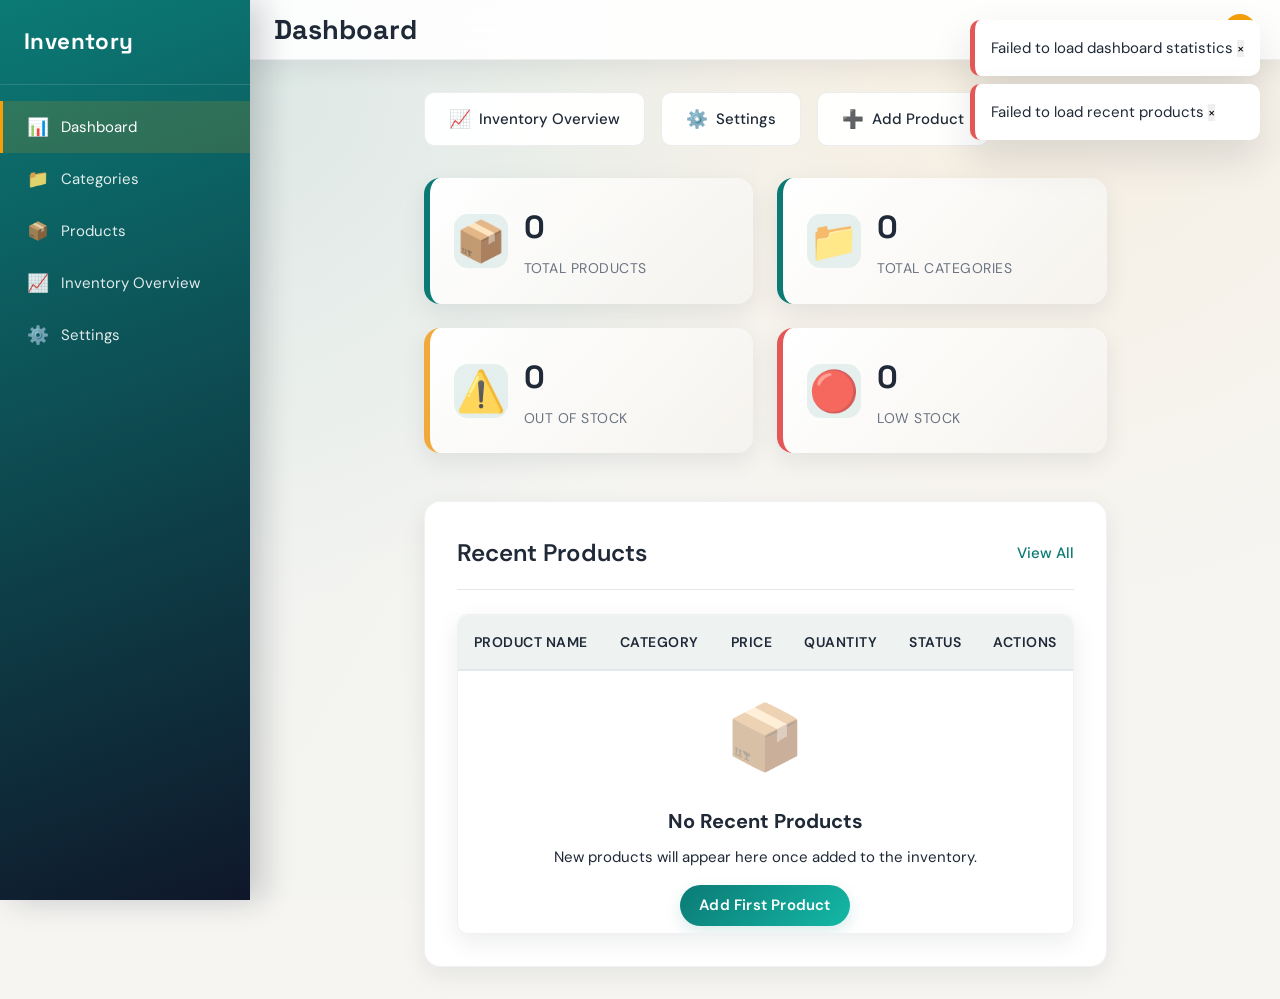
<file: ui/index.html>
﻿<!DOCTYPE html>
<html lang="en">

<head>
    <meta charset="UTF-8">
    <meta name="viewport" content="width=device-width, initial-scale=1.0">
    <title>Inventory Management Dashboard</title>
    <link rel="stylesheet" href="css/main.css">
    <link rel="stylesheet" href="css/layout.css">
    <link rel="stylesheet" href="css/dashboard.css">
    <link rel="stylesheet" href="css/table.css">
</head>

<body>
    <div class="layout">
        <!-- Sidebar -->
        <aside class="sidebar">
            <div class="sidebar-header">
                <h2>Inventory</h2>
            </div>
            <nav class="sidebar-nav">
                <a href="index.html" class="nav-link active">
                    <span class="icon">📊</span> Dashboard
                </a>
                <a href="categories.html" class="nav-link">
                    <span class="icon">📁</span> Categories
                </a>
                <a href="products.html" class="nav-link">
                    <span class="icon">📦</span> Products
                </a>
                <a href="inventory-overview.html" class="nav-link">
                    <span class="icon">📈</span> Inventory Overview
                </a>
                <a href="settings.html" class="nav-link">
                    <span class="icon">⚙️</span> Settings
                </a>
            </nav>
        </aside>

        <!-- Main Content -->
        <main class="main-content">
            <!-- Top Navigation -->
            <header class="top-nav">
                <div class="nav-left">
                    <button class="menu-toggle" id="menuToggle">☰</button>
                    <h1>Dashboard</h1>
                </div>
                <div class="nav-right">
                    <div class="user-info">
                        <span>Admin</span>
                        <span class="avatar">👤</span>
                    </div>
                </div>
            </header>

            <!-- Dashboard Content -->
            <div class="dashboard-content">
                <!-- Quick Actions -->
                <div class="quick-actions">
                    <a class="quick-action-btn" href="inventory-overview.html">
                        <span class="icon">📈</span> Inventory Overview
                    </a>
                    <a class="quick-action-btn" href="settings.html">
                        <span class="icon">⚙️</span> Settings
                    </a>
                    <a class="quick-action-btn" href="add-product.html">
                        <span class="icon">➕</span> Add Product
                    </a>
                </div>

                <!-- KPI Cards -->
                <div class="kpi-grid">
                    <div class="kpi-card">
                        <div class="kpi-icon">📦</div>
                        <div class="kpi-data">
                            <h3 id="totalProducts">0</h3>
                            <p>Total Products</p>
                        </div>
                    </div>
                    <div class="kpi-card">
                        <div class="kpi-icon">📁</div>
                        <div class="kpi-data">
                            <h3 id="totalCategories">0</h3>
                            <p>Total Categories</p>
                        </div>
                    </div>
                    <div class="kpi-card warning">
                        <div class="kpi-icon">⚠️</div>
                        <div class="kpi-data">
                            <h3 id="outOfStock">0</h3>
                            <p>Out of Stock</p>
                        </div>
                    </div>
                    <div class="kpi-card alert">
                        <div class="kpi-icon">🔴</div>
                        <div class="kpi-data">
                            <h3 id="lowStock">0</h3>
                            <p>Low Stock</p>
                        </div>
                    </div>
                </div>

                <!-- Recent Products Table -->
                <div class="recent-products">
                    <div class="section-header">
                        <h2>Recent Products</h2>
                        <a href="products.html" class="view-all">View All</a>
                    </div>
                    <div class="table-container">
                        <table class="data-table" id="recentProductsTable">
                            <thead>
                                <tr>
                                    <th>Product Name</th>
                                    <th>Category</th>
                                    <th>Price</th>
                                    <th>Quantity</th>
                                    <th>Status</th>
                                    <th>Actions</th>
                                </tr>
                            </thead>
                            <tbody id="recentProductsBody">
                                <!-- Data will be populated by JavaScript -->
                            </tbody>
                        </table>
                    </div>
                </div>
            </div>
        </main>
    </div>

    <!-- Toast Notifications -->
    <div id="toastContainer" class="toast-container"></div>

    <script src="js/api.js"></script>
    <script src="js/util.js"></script>
    <script src="js/dashboard.js"></script>
</body>

</html>
</file>
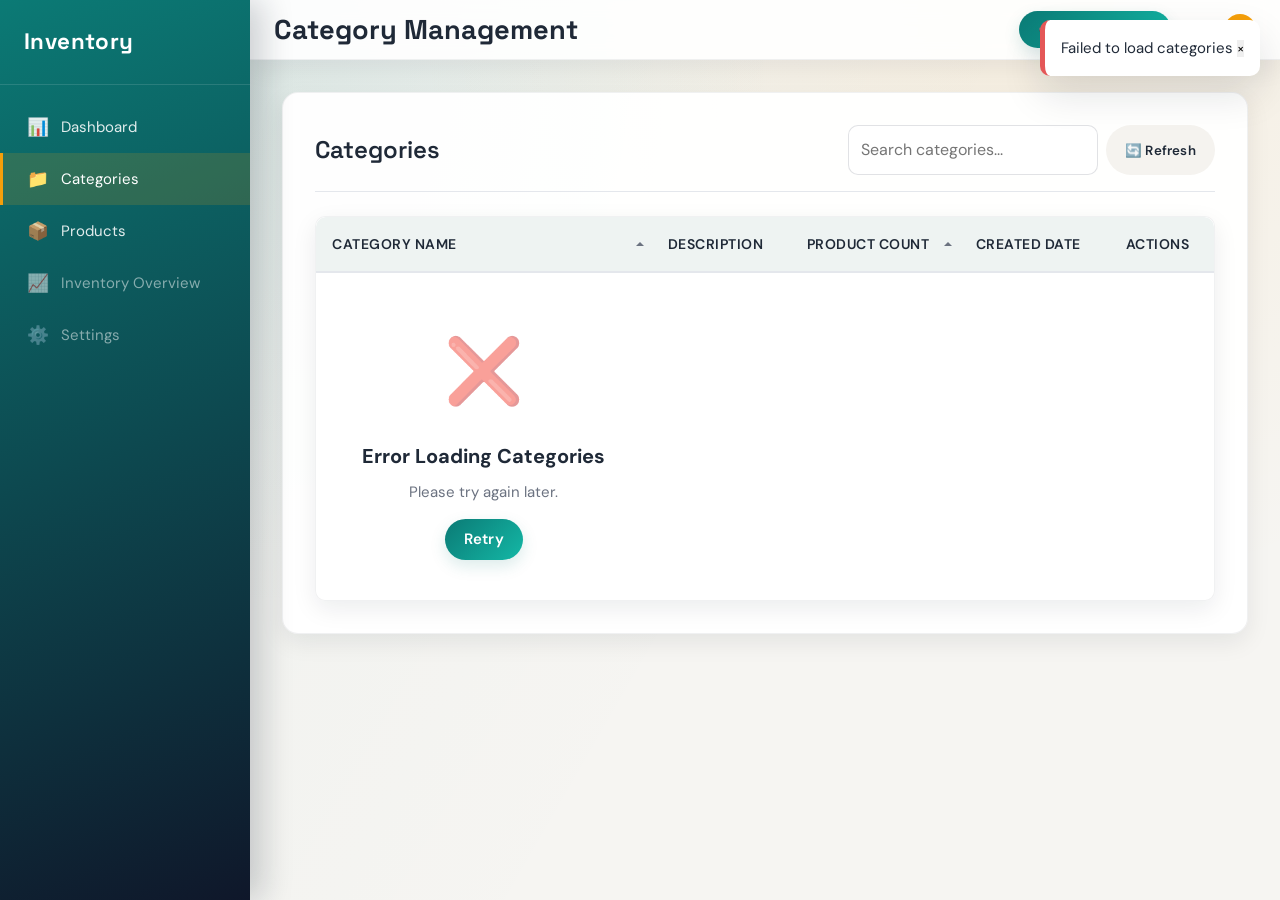
<file: ui/categories.html>
﻿<!DOCTYPE html>
<html lang="en">

<head>
    <meta charset="UTF-8">
    <meta name="viewport" content="width=device-width, initial-scale=1.0">
    <title>Category Management - Inventory System</title>
    <link rel="stylesheet" href="css/main.css">
    <link rel="stylesheet" href="css/layout.css">
    <link rel="stylesheet" href="css/table.css">
    <link rel="stylesheet" href="css/form.css">
</head>

<body>
    <div class="layout">
        <!-- Sidebar -->
        <aside class="sidebar">
            <div class="sidebar-header">
                <h2>Inventory</h2>
            </div>
            <nav class="sidebar-nav">
                <a href="index.html" class="nav-link">
                    <span class="icon">📊</span> Dashboard
                </a>
                <a href="categories.html" class="nav-link active">
                    <span class="icon">📁</span> Categories
                </a>
                <a href="products.html" class="nav-link">
                    <span class="icon">📦</span> Products
                </a>
                <a href="#" class="nav-link disabled">
                    <span class="icon">📈</span> Inventory Overview
                </a>
                <a href="#" class="nav-link disabled">
                    <span class="icon">⚙️</span> Settings
                </a>
            </nav>
        </aside>

        <!-- Main Content -->
        <main class="main-content">
            <!-- Top Navigation -->
            <header class="top-nav">
                <div class="nav-left">
                    <button class="menu-toggle" id="menuToggle">☰</button>
                    <h1>Category Management</h1>
                </div>
                <div class="nav-right">
                    <button class="btn btn-primary" id="addCategoryBtn">
                        <span class="icon">➕</span> Add Category
                    </button>
                    <div class="user-info">
                        <span>Admin</span>
                        <span class="avatar">👤</span>
                    </div>
                </div>
            </header>

            <!-- Content -->
            <div class="content">
                <div class="section">
                    <div class="section-header">
                        <h2 class="section-title">Categories</h2>
                        <div class="section-actions">
                            <input type="text" id="searchInput" placeholder="Search categories..." class="form-control"
                                style="width: 250px;">
                            <button class="btn btn-secondary" id="refreshBtn">
                                <span class="icon">🔄</span> Refresh
                            </button>
                        </div>
                    </div>

                    <div class="table-container">
                        <table class="data-table" id="categoriesTable">
                            <thead>
                                <tr>
                                    <th class="sortable" data-sort="name">Category Name</th>
                                    <th>Description</th>
                                    <th class="sortable" data-sort="productCount">Product Count</th>
                                    <th>Created Date</th>
                                    <th>Actions</th>
                                </tr>
                            </thead>
                            <tbody id="categoriesTableBody">
                                <!-- Categories will be loaded here -->
                            </tbody>
                        </table>
                    </div>

                    <!-- Pagination -->
                    <div class="table-pagination" id="paginationContainer" style="display: none;">
                        <div class="pagination-info" id="paginationInfo"></div>
                        <div class="pagination-controls">
                            <button class="pagination-btn" id="prevPageBtn" disabled>Previous</button>
                            <span id="pageNumbers"></span>
                            <button class="pagination-btn" id="nextPageBtn" disabled>Next</button>
                        </div>
                    </div>
                </div>
            </div>
        </main>
    </div>

    <!-- Add Category Modal -->
    <div id="addCategoryModal" class="modal">
        <div class="modal-content">
            <div class="modal-header">
                <h3 class="modal-title">Add New Category</h3>
                <button class="modal-close" id="closeAddModal">&times;</button>
            </div>
            <form id="addCategoryForm">
                <div class="modal-body">
                    <div class="form-group">
                        <label for="categoryName" class="form-label">Category Name *</label>
                        <input type="text" id="categoryName" name="name" class="form-control" required>
                        <div class="error-message" id="nameError"></div>
                    </div>
                    <div class="form-group">
                        <label for="categoryDescription" class="form-label">Description</label>
                        <textarea id="categoryDescription" name="description" class="form-control" rows="3"></textarea>
                    </div>
                </div>
                <div class="modal-footer">
                    <button type="button" class="btn btn-secondary" id="cancelAddBtn">Cancel</button>
                    <button type="submit" class="btn btn-primary" id="submitAddBtn">Add Category</button>
                </div>
            </form>
        </div>
    </div>

    <!-- Edit Category Modal -->
    <div id="editCategoryModal" class="modal">
        <div class="modal-content">
            <div class="modal-header">
                <h3 class="modal-title">Edit Category</h3>
                <button class="modal-close" id="closeEditModal">&times;</button>
            </div>
            <form id="editCategoryForm">
                <input type="hidden" id="editCategoryId" name="id">
                <div class="modal-body">
                    <div class="form-group">
                        <label for="editCategoryName" class="form-label">Category Name *</label>
                        <input type="text" id="editCategoryName" name="name" class="form-control" required>
                        <div class="error-message" id="editNameError"></div>
                    </div>
                    <div class="form-group">
                        <label for="editCategoryDescription" class="form-label">Description</label>
                        <textarea id="editCategoryDescription" name="description" class="form-control"
                            rows="3"></textarea>
                    </div>
                </div>
                <div class="modal-footer">
                    <button type="button" class="btn btn-secondary" id="cancelEditBtn">Cancel</button>
                    <button type="submit" class="btn btn-primary" id="submitEditBtn">Update Category</button>
                </div>
            </form>
        </div>
    </div>

    <!-- Toast Notifications -->
    <div id="toastContainer" class="toast-container"></div>

    <script src="js/api.js"></script>
    <script src="js/util.js"></script>
    <script src="js/categories.js"></script>
</body>

</html>
</file>
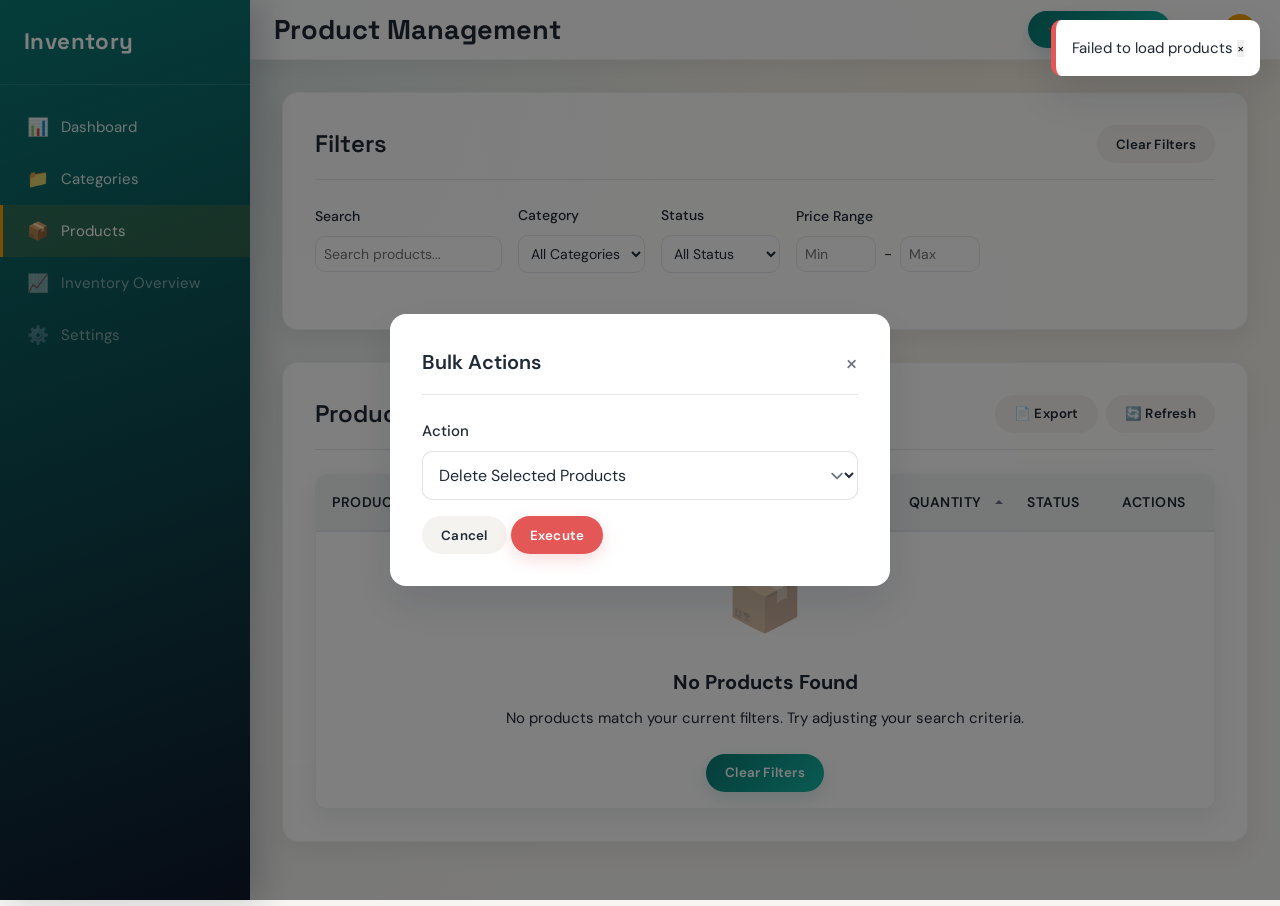
<file: ui/edit-product.html>
﻿<!DOCTYPE html>
<html lang="en">

<head>
    <meta charset="UTF-8">
    <meta name="viewport" content="width=device-width, initial-scale=1.0">
    <title>Edit Product - Inventory System</title>
    <link rel="stylesheet" href="css/main.css">
    <link rel="stylesheet" href="css/layout.css">
    <link rel="stylesheet" href="css/form.css">
</head>

<body>
    <div class="layout">
        <!-- Sidebar -->
        <aside class="sidebar">
            <div class="sidebar-header">
                <h2>Inventory</h2>
            </div>
            <nav class="sidebar-nav">
                <a href="index.html" class="nav-link">
                    <span class="icon">📊</span> Dashboard
                </a>
                <a href="categories.html" class="nav-link">
                    <span class="icon">📁</span> Categories
                </a>
                <a href="products.html" class="nav-link active">
                    <span class="icon">📦</span> Products
                </a>
                <a href="#" class="nav-link disabled">
                    <span class="icon">📈</span> Inventory Overview
                </a>
                <a href="#" class="nav-link disabled">
                    <span class="icon">⚙️</span> Settings
                </a>
            </nav>
        </aside>

        <!-- Main Content -->
        <main class="main-content">
            <!-- Top Navigation -->
            <header class="top-nav">
                <div class="nav-left">
                    <button class="menu-toggle" id="menuToggle">☰</button>
                    <h1>Edit Product</h1>
                </div>
                <div class="nav-right">
                    <button class="btn btn-secondary" onclick="window.location.href='products.html'">
                        <span class="icon">⬅️</span> Back to Products
                    </button>
                    <div class="user-info">
                        <span>Admin</span>
                        <span class="avatar">👤</span>
                    </div>
                </div>
            </header>

            <!-- Content -->
            <div class="content">
                <div class="form-container">
                    <form id="editProductForm" enctype="multipart/form-data">
                        <!-- Basic Information -->
                        <div class="form-section">
                            <h2 class="form-section-title">Basic Information</h2>

                            <div class="form-row">
                                <div class="form-group">
                                    <label for="productName" class="form-label required">Product Name</label>
                                    <input type="text" id="productName" name="name" class="form-control" required>
                                    <div class="error-message" id="nameError"></div>
                                </div>
                                <div class="form-group">
                                    <label for="productCategory" class="form-label required">Category</label>
                                    <select id="productCategory" name="categoryId" class="form-control select" required>
                                        <option value="">Select Category</option>
                                        <!-- Categories will be loaded dynamically -->
                                    </select>
                                    <div class="error-message" id="categoryError"></div>
                                </div>
                            </div>

                            <div class="form-group">
                                <label for="productDescription" class="form-label">Description</label>
                                <textarea id="productDescription" name="description" class="form-control textarea"
                                    rows="4"></textarea>
                            </div>
                        </div>

                        <!-- Pricing Information -->
                        <div class="form-section">
                            <h2 class="form-section-title">Pricing Information</h2>

                            <div class="form-row">
                                <div class="form-group">
                                    <label for="productPrice" class="form-label required">Price (₹)</label>
                                    <input type="number" id="productPrice" name="price" class="form-control" min="0"
                                        step="0.01" required>
                                    <div class="error-message" id="priceError"></div>
                                </div>
                                <div class="form-group">
                                    <label for="productDiscount" class="form-label">Discount (%)</label>
                                    <input type="number" id="productDiscount" name="discount" class="form-control"
                                        min="0" max="100" step="0.1" value="0">
                                    <div class="error-message" id="discountError"></div>
                                </div>
                            </div>

                            <div class="form-group">
                                <label class="form-label">Final Price</label>
                                <div class="price-display">
                                    <span class="price final" id="finalPrice">₹0.00</span>
                                    <small class="field-hint">Calculated automatically based on price and
                                        discount</small>
                                </div>
                            </div>
                        </div>

                        <!-- Inventory Information -->
                        <div class="form-section">
                            <h2 class="form-section-title">Inventory Information</h2>

                            <div class="form-row">
                                <div class="form-group">
                                    <label for="productQuantity" class="form-label required">Quantity</label>
                                    <input type="number" id="productQuantity" name="quantity" class="form-control"
                                        min="0" required>
                                    <div class="error-message" id="quantityError"></div>
                                </div>
                                <div class="form-group">
                                    <label for="productStatus" class="form-label">Status</label>
                                    <select id="productStatus" name="status" class="form-control select">
                                        <option value="ACTIVE">Active</option>
                                        <option value="OUT_OF_STOCK">Out of Stock</option>
                                        <option value="DISCONTINUED">Discontinued</option>
                                    </select>
                                </div>
                            </div>

                            <div class="form-group">
                                <div class="status-indicator-preview">
                                    <label class="form-label">Stock Status Preview</label>
                                    <div id="stockStatusPreview" class="status-indicator in-stock">0</div>
                                    <small class="field-hint">Status updates automatically based on quantity</small>
                                </div>
                            </div>
                        </div>

                        <!-- Media -->
                        <div class="form-section">
                            <h2 class="form-section-title">Product Image</h2>

                            <div class="form-group">
                                <label for="productImage" class="form-label">Upload New Image (Optional)</label>
                                <input type="file" id="productImage" name="image" class="form-file-input"
                                    accept="image/*">
                                <label for="productImage" class="form-file-label">
                                    <span class="icon">📁</span> Choose New Image
                                </label>
                                <div class="form-file-preview" id="imagePreview" style="display: none;">
                                    <img id="previewImg" src="" alt="Preview">
                                </div>
                                <small class="field-hint">Leave empty to keep current image. Supported formats: JPG,
                                    PNG, GIF. Max size: 5MB</small>
                            </div>
                        </div>

                        <!-- Form Actions -->
                        <div class="form-actions">
                            <button type="button" class="btn btn-secondary"
                                onclick="window.location.href='products.html'">Cancel</button>
                            <button type="submit" class="btn btn-primary" id="submitBtn">Update Product</button>
                        </div>
                    </form>
                </div>
            </div>
        </main>
    </div>

    <!-- Toast Notifications -->
    <div id="toastContainer" class="toast-container"></div>

    <script src="js/api.js"></script>
    <script src="js/util.js"></script>
    <script src="js/product-form.js"></script>
</body>

</html>
</file>
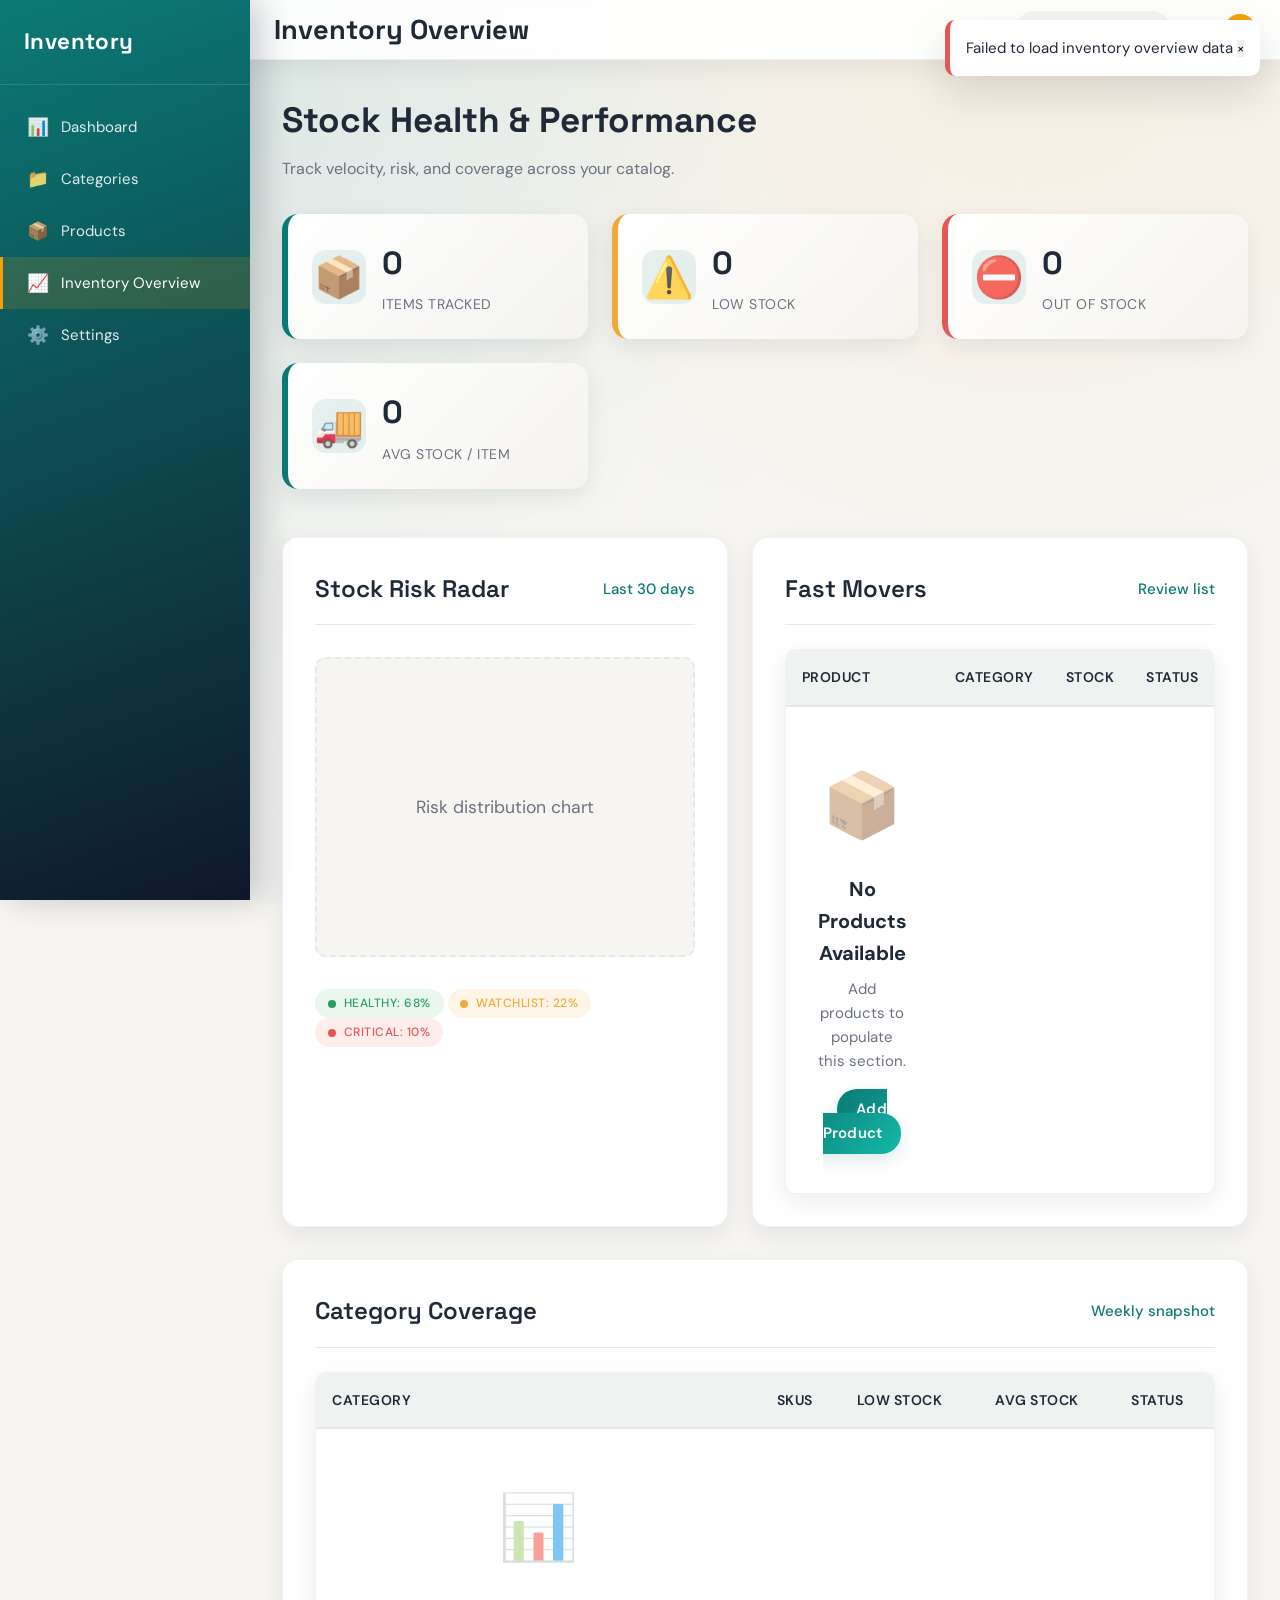
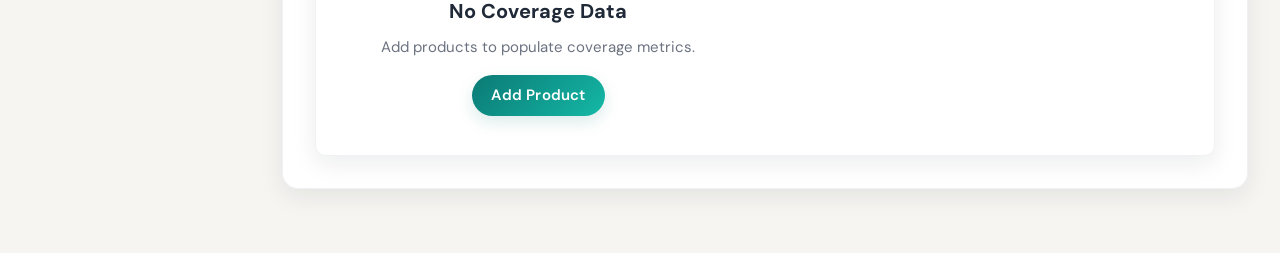
<file: ui/inventory-overview.html>
<!DOCTYPE html>
<html lang="en">

<head>
    <meta charset="UTF-8">
    <meta name="viewport" content="width=device-width, initial-scale=1.0">
    <title>Inventory Overview</title>
    <link rel="stylesheet" href="css/main.css">
    <link rel="stylesheet" href="css/layout.css">
    <link rel="stylesheet" href="css/dashboard.css">
    <link rel="stylesheet" href="css/table.css">
</head>

<body>
    <div class="layout">
        <!-- Sidebar -->
        <aside class="sidebar">
            <div class="sidebar-header">
                <h2>Inventory</h2>
            </div>
            <nav class="sidebar-nav">
                <a href="index.html" class="nav-link">
                    <span class="icon">📊</span> Dashboard
                </a>
                <a href="categories.html" class="nav-link">
                    <span class="icon">📁</span> Categories
                </a>
                <a href="products.html" class="nav-link">
                    <span class="icon">📦</span> Products
                </a>
                <a href="inventory-overview.html" class="nav-link active">
                    <span class="icon">📈</span> Inventory Overview
                </a>
                <a href="settings.html" class="nav-link">
                    <span class="icon">⚙️</span> Settings
                </a>
            </nav>
        </aside>

        <!-- Main Content -->
        <main class="main-content">
            <!-- Top Navigation -->
            <header class="top-nav">
                <div class="nav-left">
                    <button class="menu-toggle" id="menuToggle">☰</button>
                    <h1>Inventory Overview</h1>
                </div>
                <div class="nav-right">
                    <button class="btn btn-secondary" onclick="window.location.href='products.html'">
                        <span class="icon">📦</span> View Products
                    </button>
                    <div class="user-info">
                        <span>Admin</span>
                        <span class="avatar">👤</span>
                    </div>
                </div>
            </header>

            <div class="content">
                <div class="page-header">
                    <h2 class="page-title">Stock Health & Performance</h2>
                    <p class="page-subtitle">Track velocity, risk, and coverage across your catalog.</p>
                </div>

                <div class="kpi-grid">
                    <div class="kpi-card">
                        <div class="kpi-icon">📦</div>
                        <div class="kpi-data">
                            <h3 id="invItemsTracked">0</h3>
                            <p>Items Tracked</p>
                        </div>
                    </div>
                    <div class="kpi-card warning">
                        <div class="kpi-icon">⚠️</div>
                        <div class="kpi-data">
                            <h3 id="invLowStock">0</h3>
                            <p>Low Stock</p>
                        </div>
                    </div>
                    <div class="kpi-card alert">
                        <div class="kpi-icon">⛔</div>
                        <div class="kpi-data">
                            <h3 id="invOutOfStock">0</h3>
                            <p>Out of Stock</p>
                        </div>
                    </div>
                    <div class="kpi-card">
                        <div class="kpi-icon">🚚</div>
                        <div class="kpi-data">
                            <h3 id="invAvgStock">0</h3>
                            <p>Avg Stock / Item</p>
                        </div>
                    </div>
                </div>

                <div class="grid grid-2">
                    <section class="section">
                        <div class="section-header">
                            <h3 class="section-title">Stock Risk Radar</h3>
                            <span class="view-all">Last 30 days</span>
                        </div>
                        <div class="chart-container">
                            <span class="placeholder-text">Risk distribution chart</span>
                        </div>
                        <div class="status-indicator in-stock">Healthy: 68%</div>
                        <div class="status-indicator low-stock">Watchlist: 22%</div>
                        <div class="status-indicator out-of-stock">Critical: 10%</div>
                    </section>

                    <section class="section">
                        <div class="section-header">
                            <h3 class="section-title">Fast Movers</h3>
                            <a class="view-all" href="products.html">Review list</a>
                        </div>
                        <div class="table-container">
                            <table class="data-table">
                                <thead>
                                    <tr>
                                        <th>Product</th>
                                        <th>Category</th>
                                        <th>Stock</th>
                                        <th>Status</th>
                                    </tr>
                                </thead>
                                <tbody id="fastMoversBody"></tbody>
                            </table>
                        </div>
                    </section>
                </div>

                <section class="section">
                    <div class="section-header">
                        <h3 class="section-title">Category Coverage</h3>
                        <span class="view-all">Weekly snapshot</span>
                    </div>
                    <div class="table-container">
                        <table class="data-table">
                            <thead>
                                <tr>
                                    <th>Category</th>
                                    <th>SKUs</th>
                                    <th>Low Stock</th>
                                    <th>Avg Stock</th>
                                    <th>Status</th>
                                </tr>
                            </thead>
                            <tbody id="categoryCoverageBody"></tbody>
                        </table>
                    </div>
                </section>
            </div>
        </main>
    </div>

    <div id="toastContainer" class="toast-container"></div>

    <script src="js/api.js"></script>
    <script src="js/util.js"></script>
    <script src="js/inventory-overview.js"></script>
    <script>
        const menuToggle = document.getElementById('menuToggle');
        const sidebar = document.querySelector('.sidebar');
        if (menuToggle && sidebar) {
            menuToggle.addEventListener('click', () => sidebar.classList.toggle('show'));
        }
    </script>
</body>

</html>
</file>
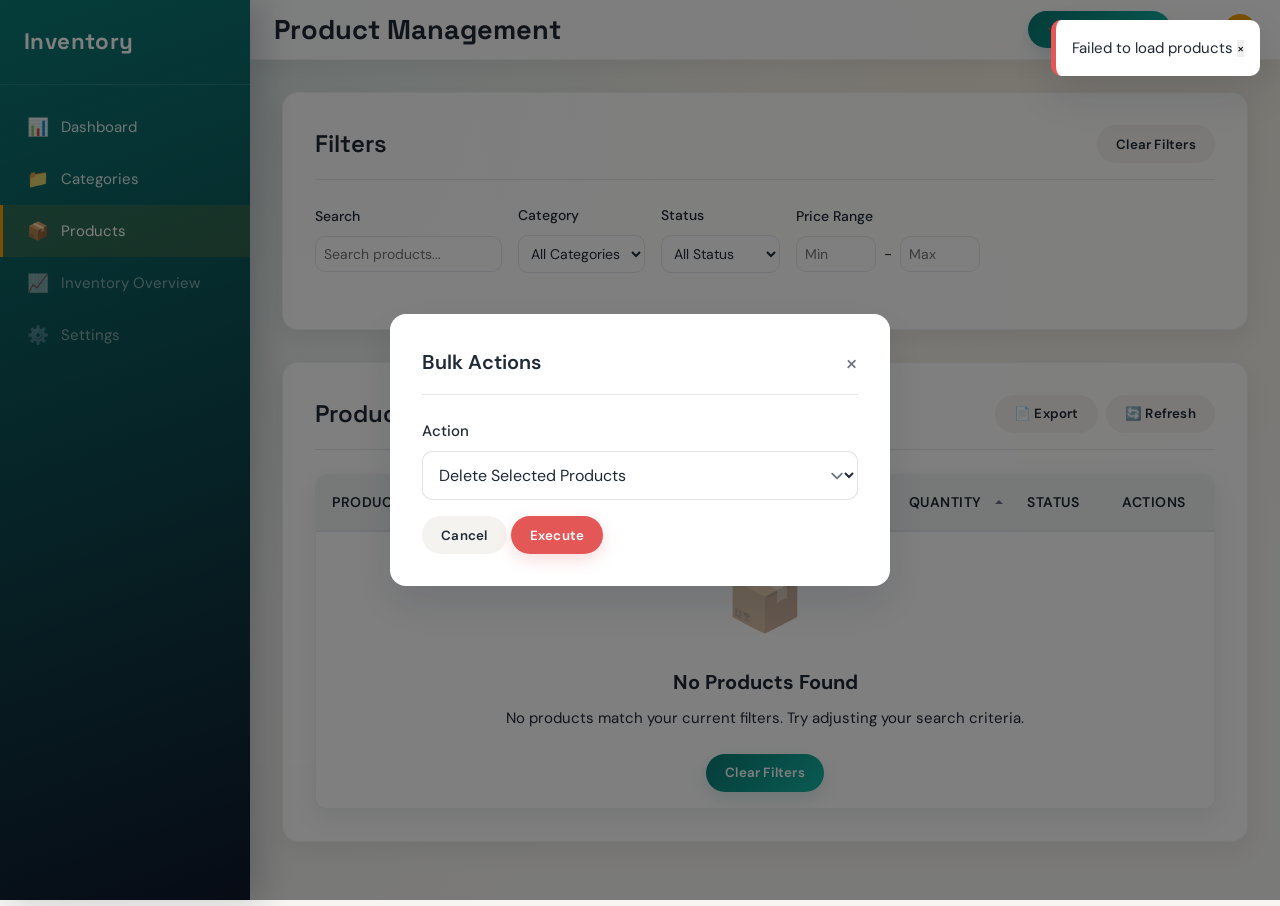
<file: ui/products.html>
﻿<!DOCTYPE html>
<html lang="en">
<head>
    <meta charset="UTF-8">
    <meta name="viewport" content="width=device-width, initial-scale=1.0">
    <title>Product Management - Inventory System</title>
    <link rel="stylesheet" href="css/main.css">
    <link rel="stylesheet" href="css/layout.css">
    <link rel="stylesheet" href="css/table.css">
    <link rel="stylesheet" href="css/form.css">
</head>
<body>
    <div class="layout">
        <!-- Sidebar -->
        <aside class="sidebar">
            <div class="sidebar-header">
                <h2>Inventory</h2>
            </div>
            <nav class="sidebar-nav">
                <a href="index.html" class="nav-link">
                    <span class="icon">📊</span> Dashboard
                </a>
                <a href="categories.html" class="nav-link">
                    <span class="icon">📁</span> Categories
                </a>
                <a href="products.html" class="nav-link active">
                    <span class="icon">📦</span> Products
                </a>
                <a href="#" class="nav-link disabled">
                    <span class="icon">📈</span> Inventory Overview
                </a>
                <a href="#" class="nav-link disabled">
                    <span class="icon">⚙️</span> Settings
                </a>
            </nav>
        </aside>

        <!-- Main Content -->
        <main class="main-content">
            <!-- Top Navigation -->
            <header class="top-nav">
                <div class="nav-left">
                    <button class="menu-toggle" id="menuToggle">☰</button>
                    <h1>Product Management</h1>
                </div>
                <div class="nav-right">
                    <button class="btn btn-primary" id="addProductBtn">
                        <span class="icon">➕</span> Add Product
                    </button>
                    <div class="user-info">
                        <span>Admin</span>
                        <span class="avatar">👤</span>
                    </div>
                </div>
            </header>

            <!-- Content -->
            <div class="content">
                <!-- Filters Section -->
                <div class="section">
                    <div class="section-header">
                        <h2 class="section-title">Filters</h2>
                        <button class="btn btn-secondary" id="clearFiltersBtn">Clear Filters</button>
                    </div>
                    <div class="table-filters">
                        <div class="filter-group">
                            <label class="filter-label">Search</label>
                            <input type="text" id="searchInput" placeholder="Search products..." class="filter-control">
                        </div>
                        <div class="filter-group">
                            <label class="filter-label">Category</label>
                            <select id="categoryFilter" class="filter-control select">
                                <option value="">All Categories</option>
                                <!-- Categories will be loaded dynamically -->
                            </select>
                        </div>
                        <div class="filter-group">
                            <label class="filter-label">Status</label>
                            <select id="statusFilter" class="filter-control select">
                                <option value="">All Status</option>
                                <option value="in_stock">In Stock</option>
                                <option value="low_stock">Low Stock</option>
                                <option value="out_of_stock">Out of Stock</option>
                            </select>
                        </div>
                        <div class="filter-group">
                            <label class="filter-label">Price Range</label>
                            <div style="display: flex; gap: 0.5rem; align-items: center;">
                                <input type="number" id="minPrice" placeholder="Min" class="filter-control" style="width: 80px;">
                                <span>-</span>
                                <input type="number" id="maxPrice" placeholder="Max" class="filter-control" style="width: 80px;">
                            </div>
                        </div>
                    </div>
                </div>

                <!-- Products Table -->
                <div class="section">
                    <div class="section-header">
                        <h2 class="section-title">Products</h2>
                        <div class="section-actions">
                            <button class="btn btn-secondary" id="exportBtn">
                                <span class="icon">📄</span> Export
                            </button>
                            <button class="btn btn-secondary" id="refreshBtn">
                                <span class="icon">🔄</span> Refresh
                            </button>
                        </div>
                    </div>

                    <div class="table-container">
                        <table class="data-table" id="productsTable">
                            <thead>
                                <tr>
                                    <th>Product</th>
                                    <th class="sortable" data-sort="category">Category</th>
                                    <th class="sortable" data-sort="price">Price</th>
                                    <th class="sortable" data-sort="discount">Discount</th>
                                    <th>Final Price</th>
                                    <th class="sortable" data-sort="quantity">Quantity</th>
                                    <th>Status</th>
                                    <th>Actions</th>
                                </tr>
                            </thead>
                            <tbody id="productsTableBody">
                                <!-- Products will be loaded here -->
                            </tbody>
                        </table>
                    </div>

                    <!-- Pagination -->
                    <div class="table-pagination" id="paginationContainer" style="display: none;">
                        <div class="pagination-info" id="paginationInfo"></div>
                        <div class="pagination-controls">
                            <button class="pagination-btn" id="prevPageBtn" disabled>Previous</button>
                            <span id="pageNumbers"></span>
                            <button class="pagination-btn" id="nextPageBtn" disabled>Next</button>
                        </div>
                    </div>
                </div>
            </div>
        </main>
    </div>

    <!-- Bulk Actions Modal -->
    <div id="bulkActionsModal" class="modal">
        <div class="modal-content">
            <div class="modal-header">
                <h3 class="modal-title">Bulk Actions</h3>
                <button class="modal-close" id="closeBulkModal">&times;</button>
            </div>
            <div class="modal-body">
                <p id="bulkActionMessage"></p>
                <div class="form-group">
                    <label class="form-label">Action</label>
                    <select id="bulkActionType" class="form-control select">
                        <option value="delete">Delete Selected Products</option>
                        <option value="update_status">Update Status</option>
                        <option value="update_category">Change Category</option>
                    </select>
                </div>
                <div class="form-group" id="bulkStatusGroup" style="display: none;">
                    <label class="form-label">New Status</label>
                    <select id="bulkStatus" class="form-control select">
                        <option value="active">Active</option>
                        <option value="inactive">Inactive</option>
                    </select>
                </div>
                <div class="form-group" id="bulkCategoryGroup" style="display: none;">
                    <label class="form-label">New Category</label>
                    <select id="bulkCategory" class="form-control select">
                        <!-- Categories will be loaded dynamically -->
                    </select>
                </div>
            </div>
            <div class="modal-footer">
                <button type="button" class="btn btn-secondary" id="cancelBulkBtn">Cancel</button>
                <button type="button" class="btn btn-danger" id="confirmBulkBtn">Execute</button>
            </div>
        </div>
    </div>

    <!-- Toast Notifications -->
    <div id="toastContainer" class="toast-container"></div>

    <script src="js/api.js"></script>
    <script src="js/util.js"></script>
    <script src="js/products.js"></script>
</body>
</html>
</file>
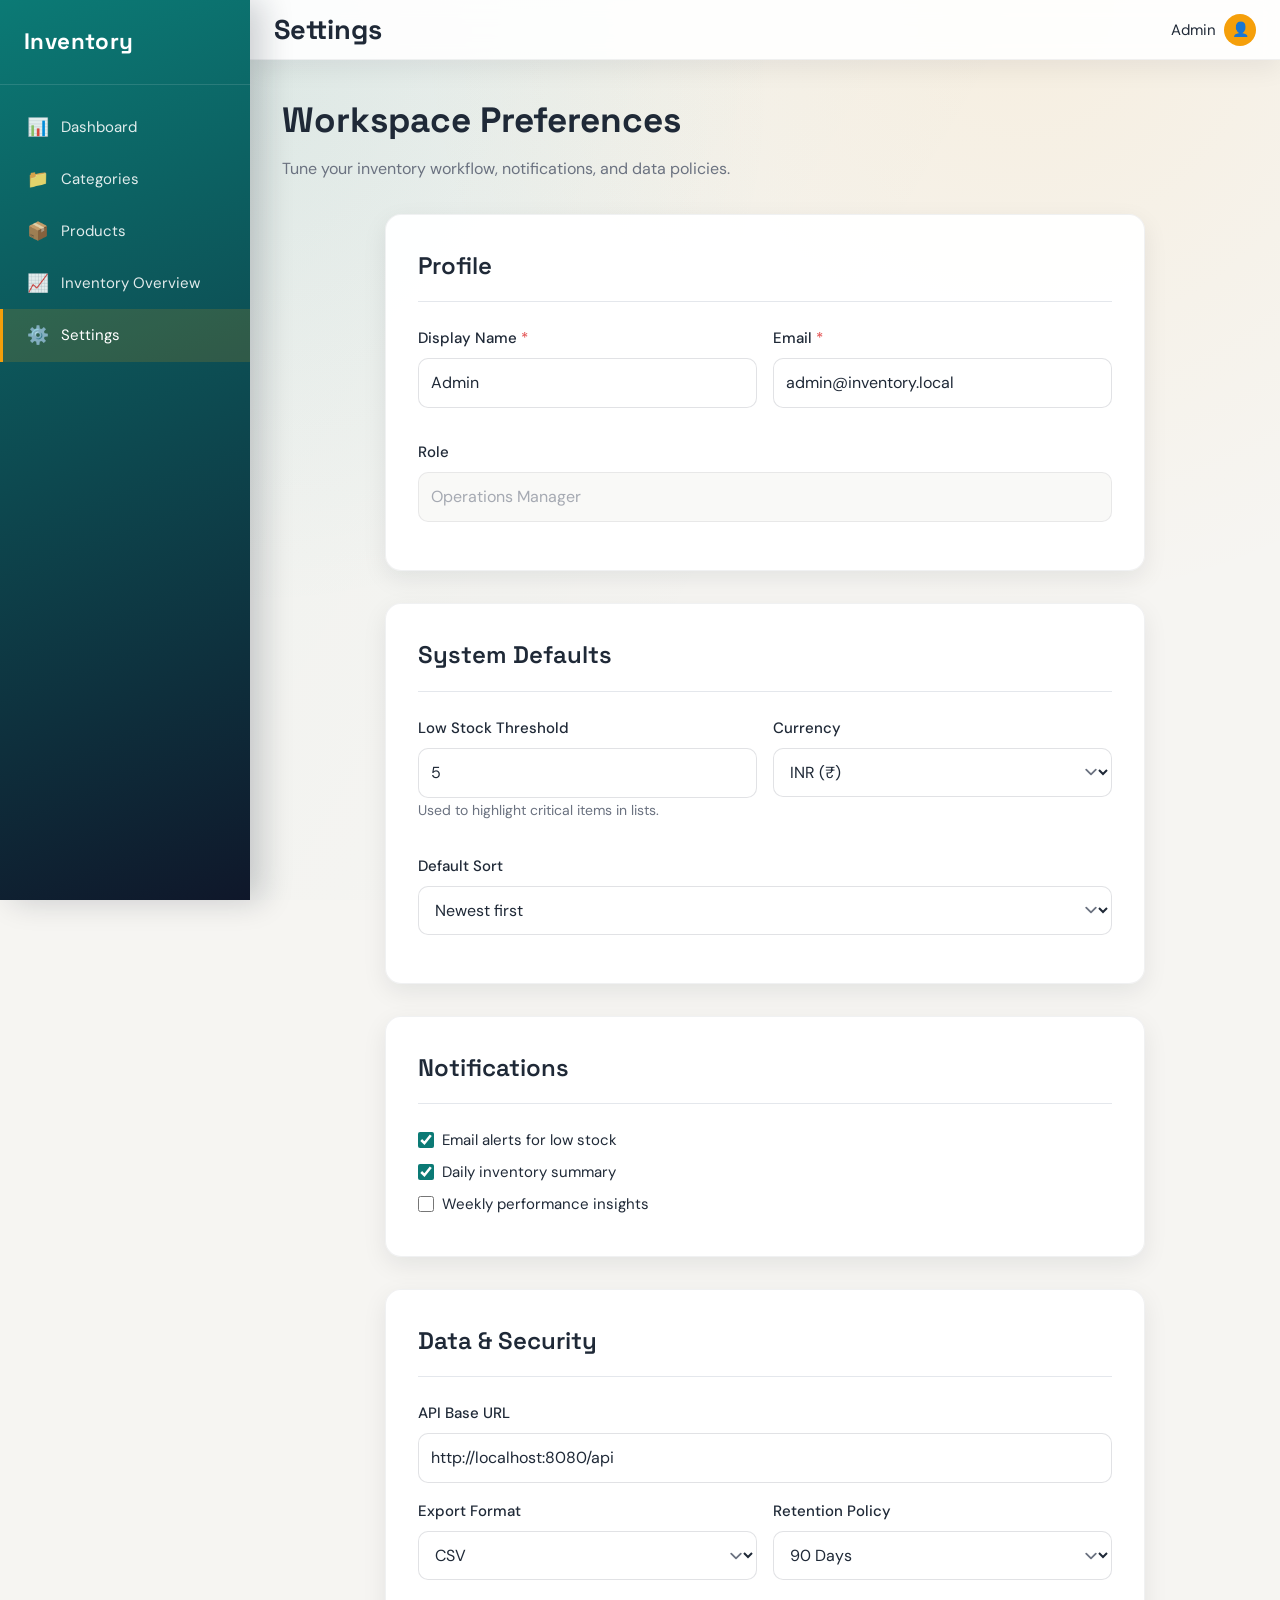
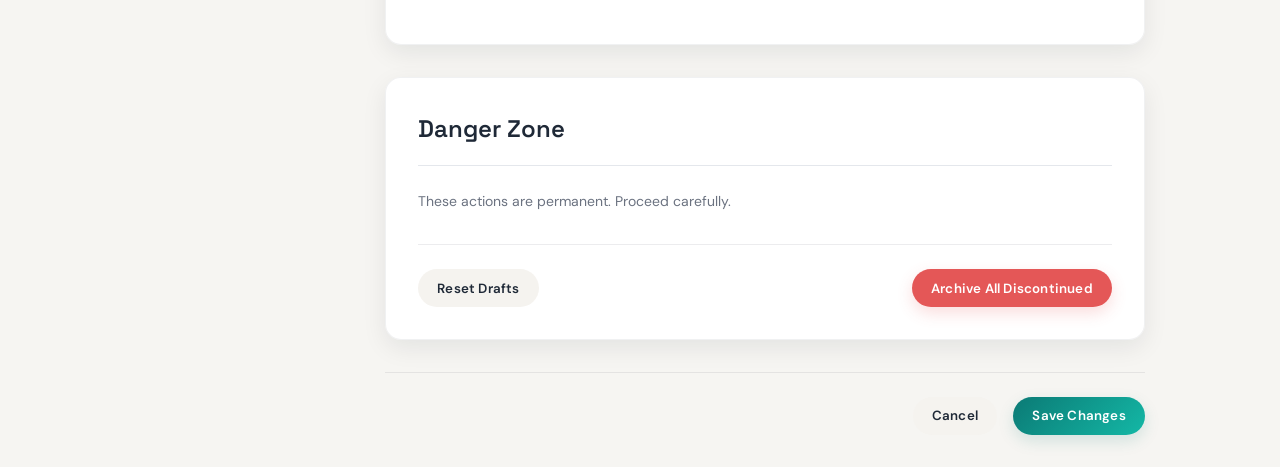
<file: ui/settings.html>
<!DOCTYPE html>
<html lang="en">

<head>
    <meta charset="UTF-8">
    <meta name="viewport" content="width=device-width, initial-scale=1.0">
    <title>Settings</title>
    <link rel="stylesheet" href="css/main.css">
    <link rel="stylesheet" href="css/layout.css">
    <link rel="stylesheet" href="css/form.css">
</head>

<body>
    <div class="layout">
        <!-- Sidebar -->
        <aside class="sidebar">
            <div class="sidebar-header">
                <h2>Inventory</h2>
            </div>
            <nav class="sidebar-nav">
                <a href="index.html" class="nav-link">
                    <span class="icon">📊</span> Dashboard
                </a>
                <a href="categories.html" class="nav-link">
                    <span class="icon">📁</span> Categories
                </a>
                <a href="products.html" class="nav-link">
                    <span class="icon">📦</span> Products
                </a>
                <a href="inventory-overview.html" class="nav-link">
                    <span class="icon">📈</span> Inventory Overview
                </a>
                <a href="settings.html" class="nav-link active">
                    <span class="icon">⚙️</span> Settings
                </a>
            </nav>
        </aside>

        <!-- Main Content -->
        <main class="main-content">
            <!-- Top Navigation -->
            <header class="top-nav">
                <div class="nav-left">
                    <button class="menu-toggle" id="menuToggle">☰</button>
                    <h1>Settings</h1>
                </div>
                <div class="nav-right">
                    <div class="user-info">
                        <span>Admin</span>
                        <span class="avatar">👤</span>
                    </div>
                </div>
            </header>

            <div class="content">
                <div class="page-header">
                    <h2 class="page-title">Workspace Preferences</h2>
                    <p class="page-subtitle">Tune your inventory workflow, notifications, and data policies.</p>
                </div>

                <div class="form-container">
                    <div class="form-section">
                        <h3 class="form-section-title">Profile</h3>
                        <div class="form-row">
                            <div class="form-group">
                                <label class="form-label required">Display Name</label>
                                <input class="form-control" type="text" value="Admin">
                            </div>
                            <div class="form-group">
                                <label class="form-label required">Email</label>
                                <input class="form-control" type="email" value="admin@inventory.local">
                            </div>
                        </div>
                        <div class="form-group">
                            <label class="form-label">Role</label>
                            <input class="form-control" type="text" value="Operations Manager" disabled>
                        </div>
                    </div>

                    <div class="form-section">
                        <h3 class="form-section-title">System Defaults</h3>
                        <div class="form-row">
                            <div class="form-group">
                                <label class="form-label">Low Stock Threshold</label>
                                <input class="form-control" type="number" value="5">
                                <small class="field-hint">Used to highlight critical items in lists.</small>
                            </div>
                            <div class="form-group">
                                <label class="form-label">Currency</label>
                                <select class="form-control select">
                                    <option selected>INR (₹)</option>
                                    <option>USD ($)</option>
                                    <option>EUR (€)</option>
                                </select>
                            </div>
                        </div>
                        <div class="form-group">
                            <label class="form-label">Default Sort</label>
                            <select class="form-control select">
                                <option selected>Newest first</option>
                                <option>Alphabetical</option>
                                <option>Stock descending</option>
                            </select>
                        </div>
                    </div>

                    <div class="form-section">
                        <h3 class="form-section-title">Notifications</h3>
                        <div class="form-check">
                            <input class="form-check-input" type="checkbox" checked>
                            <label class="form-check-label">Email alerts for low stock</label>
                        </div>
                        <div class="form-check">
                            <input class="form-check-input" type="checkbox" checked>
                            <label class="form-check-label">Daily inventory summary</label>
                        </div>
                        <div class="form-check">
                            <input class="form-check-input" type="checkbox">
                            <label class="form-check-label">Weekly performance insights</label>
                        </div>
                    </div>

                    <div class="form-section">
                        <h3 class="form-section-title">Data & Security</h3>
                        <div class="form-group">
                            <label class="form-label">API Base URL</label>
                            <input class="form-control" type="text" value="http://localhost:8080/api">
                        </div>
                        <div class="form-row">
                            <div class="form-group">
                                <label class="form-label">Export Format</label>
                                <select class="form-control select">
                                    <option selected>CSV</option>
                                    <option>Excel</option>
                                    <option>JSON</option>
                                </select>
                            </div>
                            <div class="form-group">
                                <label class="form-label">Retention Policy</label>
                                <select class="form-control select">
                                    <option>30 Days</option>
                                    <option selected>90 Days</option>
                                    <option>180 Days</option>
                                </select>
                            </div>
                        </div>
                    </div>

                    <div class="form-section">
                        <h3 class="form-section-title">Danger Zone</h3>
                        <p class="field-hint">These actions are permanent. Proceed carefully.</p>
                        <div class="form-actions form-actions-between">
                            <button class="btn btn-secondary">Reset Drafts</button>
                            <button class="btn btn-danger">Archive All Discontinued</button>
                        </div>
                    </div>

                    <div class="form-actions">
                        <button class="btn btn-secondary">Cancel</button>
                        <button class="btn btn-primary">Save Changes</button>
                    </div>
                </div>
            </div>
        </main>
    </div>

    <script>
        const menuToggle = document.getElementById('menuToggle');
        const sidebar = document.querySelector('.sidebar');
        if (menuToggle && sidebar) {
            menuToggle.addEventListener('click', () => sidebar.classList.toggle('show'));
        }
    </script>
</body>

</html>
</file>
<file: ui/css/main.css>
/* Global Styles and CSS Variables */
@import url("https://fonts.googleapis.com/css2?family=DM+Sans:wght@400;500;600;700&family=Space+Grotesk:wght@500;600;700&display=swap");

:root {
  --font-sans: "DM Sans", "Segoe UI", Tahoma, Geneva, Verdana, sans-serif;
  --font-display: "Space Grotesk", "Segoe UI", Tahoma, Geneva, Verdana, sans-serif;

  --primary-color: #0b7a75;
  --primary-dark: #075a56;
  --secondary-color: #f5f3ef;
  --accent-color: #f59f0a;
  --danger-color: #e45757;
  --warning-color: #f2a93b;
  --success-color: #2e9d62;
  --text-color: #1f2937;
  --text-light: #6b7280;
  --bg-color: #ffffff;
  --bg-light: #f6f5f2;
  --bg-soft: #eef3f2;
  --border-color: #e4e7ec;
  --shadow: 0 8px 24px rgba(15, 23, 42, 0.08);
  --shadow-lg: 0 18px 40px rgba(15, 23, 42, 0.12);
  --border-radius: 10px;
  --border-radius-lg: 16px;
  --transition: all 0.25s ease;
  --sidebar-width: 250px;
  --top-nav-height: 60px;
}

* {
  margin: 0;
  padding: 0;
  box-sizing: border-box;
}

body {
  font-family: var(--font-sans);
  font-size: 15px;
  line-height: 1.6;
  color: var(--text-color);
  background-color: var(--bg-light);
  background-image: radial-gradient(circle at 20% 10%, rgba(11, 122, 117, 0.08), transparent 40%),
    radial-gradient(circle at 80% 0%, rgba(245, 159, 10, 0.08), transparent 45%),
    linear-gradient(120deg, rgba(11, 122, 117, 0.04), transparent 60%);
  background-attachment: fixed;
}

a {
  text-decoration: none;
  color: inherit;
}

button {
  cursor: pointer;
  border: none;
  outline: none;
  font-family: inherit;
  transition: var(--transition);
}

input,
select,
textarea {
  font-family: inherit;
  font-size: inherit;
}

img {
  max-width: 100%;
  height: auto;
}

/* Utility Classes */
.text-center {
  text-align: center;
}
.text-left {
  text-align: left;
}
.text-right {
  text-align: right;
}

.d-flex {
  display: flex;
}
.d-block {
  display: block;
}
.d-none {
  display: none;
}

.justify-center {
  justify-content: center;
}
.justify-between {
  justify-content: space-between;
}
.justify-around {
  justify-content: space-around;
}

.align-center {
  align-items: center;
}
.align-start {
  align-items: flex-start;
}
.align-end {
  align-items: flex-end;
}

.flex-column {
  flex-direction: column;
}
.flex-wrap {
  flex-wrap: wrap;
}

.w-100 {
  width: 100%;
}
.h-100 {
  height: 100%;
}

.m-0 {
  margin: 0;
}
.mt-1 {
  margin-top: 0.5rem;
}
.mt-2 {
  margin-top: 1rem;
}
.mt-3 {
  margin-top: 1.5rem;
}
.mb-1 {
  margin-bottom: 0.5rem;
}
.mb-2 {
  margin-bottom: 1rem;
}
.mb-3 {
  margin-bottom: 1.5rem;
}

.p-1 {
  padding: 0.5rem;
}
.p-2 {
  padding: 1rem;
}
.p-3 {
  padding: 1.5rem;
}

.btn {
  padding: 0.65rem 1.2rem;
  border-radius: 999px;
  font-weight: 600;
  text-transform: none;
  letter-spacing: 0.2px;
  box-shadow: 0 6px 16px rgba(11, 122, 117, 0.15);
}

.btn-primary {
  background-image: linear-gradient(135deg, var(--primary-color), #14b8a6);
  color: white;
}

.btn-primary:hover {
  background-image: linear-gradient(135deg, var(--primary-dark), #0ea5a3);
  transform: translateY(-1px);
  box-shadow: var(--shadow-lg);
}

.btn-secondary {
  background-color: var(--secondary-color);
  box-shadow: none;
  color: var(--text-color);
}

.btn-secondary:hover {
  background-color: #e0e0e0;
}

.btn-danger {
  background-color: var(--danger-color);
  color: white;
  box-shadow: 0 6px 16px rgba(228, 87, 87, 0.2);
}

.btn-danger:hover {
  background-color: #c0392b;
}

.btn-success {
  background-color: var(--success-color);
  color: white;
  box-shadow: 0 6px 16px rgba(46, 157, 98, 0.2);
}

.btn-success:hover {
  background-color: #229954;
}

.btn:disabled {
  opacity: 0.6;
  cursor: not-allowed;
  transform: none !important;
  box-shadow: none !important;
}

/* Form Elements */
.form-group {
  margin-bottom: 1rem;
}

.form-label {
  display: block;
  margin-bottom: 0.5rem;
  font-weight: 500;
}

.form-control {
  width: 100%;
  padding: 0.75rem;
  border: 1px solid var(--border-color);
  border-radius: var(--border-radius);
  font-size: 1rem;
  transition: var(--transition);
  background-color: var(--bg-color);
}

.form-control:focus {
  outline: none;
  border-color: var(--primary-color);
  box-shadow: 0 0 0 3px rgba(11, 122, 117, 0.18);
}

.form-control.error {
  border-color: var(--danger-color);
}

.error-message {
  color: var(--danger-color);
  font-size: 0.875rem;
  margin-top: 0.25rem;
}

/* Loading States */
.loading {
  opacity: 0.6;
  pointer-events: none;
}

.spinner {
  display: inline-block;
  width: 20px;
  height: 20px;
  border: 2px solid var(--border-color);
  border-radius: 50%;
  border-top-color: var(--primary-color);
  animation: spin 1s ease-in-out infinite;
}

@keyframes spin {
  to {
    transform: rotate(360deg);
  }
}

/* Toast Notifications */
.toast-container {
  position: fixed;
  top: 20px;
  right: 20px;
  z-index: 1000;
}

.toast {
  background-color: var(--bg-color);
  border-radius: var(--border-radius);
  padding: 1rem;
  margin-bottom: 0.5rem;
  box-shadow: var(--shadow-lg);
  border-left: 5px solid var(--primary-color);
  animation: slideIn 0.3s ease-out;
}

.fade-in {
  animation: fadeInUp 0.45s ease both;
}

@keyframes fadeInUp {
  from {
    transform: translateY(10px);
    opacity: 0;
  }
  to {
    transform: translateY(0);
    opacity: 1;
  }
}

.toast.success {
  border-left-color: var(--success-color);
}
.toast.error {
  border-left-color: var(--danger-color);
}
.toast.warning {
  border-left-color: var(--warning-color);
}

@keyframes slideIn {
  from {
    transform: translateX(100%);
    opacity: 0;
  }
  to {
    transform: translateX(0);
    opacity: 1;
  }
}

/* Modal Styles */
.modal {
  position: fixed;
  top: 0;
  left: 0;
  width: 100%;
  height: 100%;
  background-color: rgba(0, 0, 0, 0.5);
  display: flex;
  justify-content: center;
  align-items: center;
  z-index: 1000;
}

.modal-content {
  background-color: var(--bg-color);
  border-radius: var(--border-radius-lg);
  padding: 2rem;
  max-width: 500px;
  width: 90%;
  max-height: 90vh;
  overflow-y: auto;
  box-shadow: var(--shadow-lg);
}

.modal-header {
  display: flex;
  justify-content: space-between;
  align-items: center;
  margin-bottom: 1.5rem;
  padding-bottom: 1rem;
  border-bottom: 1px solid var(--border-color);
}

.modal-title {
  font-size: 1.25rem;
  font-weight: 600;
}

.modal-close {
  background: none;
  border: none;
  font-size: 1.5rem;
  cursor: pointer;
  color: var(--text-light);
}

.modal-close:hover {
  color: var(--text-color);
}

/* Responsive Design */
@media (max-width: 768px) {
  :root {
    --sidebar-width: 200px;
  }

  .modal-content {
    margin: 1rem;
    padding: 1rem;
  }
}

@media (max-width: 480px) {
  body {
    font-size: 13px;
  }

  .btn {
    padding: 0.5rem;
    font-size: 0.875rem;
  }
}
</file>
<file: ui/css/layout.css>
/* Layout Styles */

/* Main Layout Container */
.layout {
  display: flex;
  min-height: 100vh;
}

/* Sidebar */
.sidebar {
  width: var(--sidebar-width);
  background: linear-gradient(160deg, #0b7a75 0%, #0f172a 100%);
  border-right: none;
  position: fixed;
  top: 0;
  left: 0;
  height: 100vh;
  overflow-y: auto;
  z-index: 100;
  transition: var(--transition);
  box-shadow: 12px 0 30px rgba(15, 23, 42, 0.2);
}

.sidebar.collapsed {
  transform: translateX(-100%);
}

.sidebar-header {
  padding: 1.5rem;
  border-bottom: 1px solid rgba(255, 255, 255, 0.12);
  background: transparent;
  color: white;
}

.sidebar-header h2 {
  font-family: var(--font-display);
  font-size: 1.4rem;
  font-weight: 700;
  margin: 0;
  letter-spacing: 0.4px;
}

.sidebar-nav {
  padding: 1rem 0;
}

.nav-link {
  display: flex;
  align-items: center;
  padding: 0.75rem 1.5rem;
  color: rgba(255, 255, 255, 0.88);
  transition: var(--transition);
  border-left: 3px solid transparent;
}

.nav-link:hover {
  background-color: rgba(255, 255, 255, 0.08);
  color: #ffffff;
}

.nav-link.active {
  background-color: rgba(245, 159, 10, 0.15);
  color: #ffffff;
  border-left-color: var(--accent-color);
}

.nav-link.disabled {
  color: rgba(255, 255, 255, 0.5);
  cursor: not-allowed;
}

.nav-link.disabled:hover {
  background-color: transparent;
  color: rgba(255, 255, 255, 0.5);
}

.nav-link .icon {
  margin-right: 0.75rem;
  font-size: 1.1rem;
}

/* Main Content */
.main-content {
  flex: 1;
  margin-left: var(--sidebar-width);
  display: flex;
  flex-direction: column;
  min-height: 100vh;
  transition: var(--transition);
}

.main-content.expanded {
  margin-left: 0;
}

/* Top Navigation */
.top-nav {
  height: var(--top-nav-height);
  background-color: rgba(255, 255, 255, 0.9);
  border-bottom: 1px solid rgba(15, 23, 42, 0.06);
  display: flex;
  justify-content: space-between;
  align-items: center;
  padding: 0 1.5rem;
  position: sticky;
  top: 0;
  z-index: 50;
  box-shadow: 0 10px 24px rgba(15, 23, 42, 0.06);
  backdrop-filter: blur(10px);
}

.nav-left {
  display: flex;
  align-items: center;
}

.menu-toggle {
  background: none;
  border: none;
  font-size: 1.25rem;
  color: var(--text-color);
  margin-right: 1rem;
  padding: 0.5rem;
  border-radius: var(--border-radius);
  display: none;
}

.menu-toggle:hover {
  background-color: var(--bg-light);
}

.nav-left h1 {
  font-family: var(--font-display);
  font-size: 1.7rem;
  font-weight: 700;
  margin: 0;
  color: var(--text-color);
}

.nav-right {
  display: flex;
  align-items: center;
}

.user-info {
  display: flex;
  align-items: center;
  gap: 0.5rem;
}

.avatar {
  width: 32px;
  height: 32px;
  border-radius: 50%;
  background-color: var(--accent-color);
  display: flex;
  align-items: center;
  justify-content: center;
  color: white;
  font-size: 0.875rem;
}

/* Content Area */
.content {
  flex: 1;
  padding: 2rem;
  overflow-y: auto;
}

.page-header {
  margin-bottom: 2rem;
}

.page-title {
  font-family: var(--font-display);
  font-size: 2.2rem;
  font-weight: 700;
  margin-bottom: 0.5rem;
  color: var(--text-color);
}

.page-subtitle {
  color: var(--text-light);
  font-size: 1rem;
}

/* Section Styles */
.section {
  background-color: rgba(255, 255, 255, 0.95);
  border-radius: var(--border-radius-lg);
  padding: 2rem;
  margin-bottom: 2rem;
  box-shadow: var(--shadow);
  border: 1px solid rgba(15, 23, 42, 0.06);
  animation: fadeInUp 0.45s ease both;
}

.section-header {
  display: flex;
  justify-content: space-between;
  align-items: center;
  margin-bottom: 1.5rem;
  padding-bottom: 1rem;
  border-bottom: 1px solid var(--border-color);
}

.section-title {
  font-family: var(--font-display);
  font-size: 1.5rem;
  font-weight: 600;
  margin: 0;
}

.section-actions {
  display: flex;
  gap: 0.5rem;
}

.view-all {
  color: var(--primary-color);
  font-weight: 500;
  text-decoration: none;
}

.view-all:hover {
  text-decoration: underline;
}

/* Grid Layouts */
.grid {
  display: grid;
  gap: 1.5rem;
}

.grid-2 {
  grid-template-columns: repeat(2, 1fr);
}
.grid-3 {
  grid-template-columns: repeat(3, 1fr);
}
.grid-4 {
  grid-template-columns: repeat(4, 1fr);
}

@media (max-width: 1024px) {
  .grid-4 {
    grid-template-columns: repeat(2, 1fr);
  }
}

@media (max-width: 768px) {
  .grid-3,
  .grid-4 {
    grid-template-columns: 1fr;
  }
}

/* Card Styles */
.card {
  background-color: rgba(255, 255, 255, 0.96);
  border-radius: var(--border-radius-lg);
  padding: 1.5rem;
  box-shadow: var(--shadow);
  transition: var(--transition);
  border: 1px solid rgba(15, 23, 42, 0.06);
  animation: fadeInUp 0.45s ease both;
}

.card:hover {
  box-shadow: var(--shadow-lg);
  transform: translateY(-4px);
}

.card-header {
  margin-bottom: 1rem;
  padding-bottom: 1rem;
  border-bottom: 1px solid var(--border-color);
}

.card-title {
  font-size: 1.25rem;
  font-weight: 600;
  margin: 0;
}

.card-body {
  flex: 1;
}

.card-footer {
  margin-top: 1rem;
  padding-top: 1rem;
  border-top: 1px solid var(--border-color);
  display: flex;
  justify-content: flex-end;
  gap: 0.5rem;
}

/* Responsive Design */
@media (max-width: 768px) {
  .sidebar {
    transform: translateX(-100%);
  }

  .sidebar.show {
    transform: translateX(0);
  }

  .main-content {
    margin-left: 0;
  }

  .menu-toggle {
    display: block;
  }

  .top-nav {
    padding: 0 1rem;
  }

  .nav-left h1 {
    font-size: 1.25rem;
  }

  .content {
    padding: 1rem;
  }

  .section {
    padding: 1rem;
  }

  .section-header {
    flex-direction: column;
    align-items: flex-start;
    gap: 1rem;
  }

  .section-actions {
    width: 100%;
    justify-content: flex-end;
  }

  .grid-2 {
    grid-template-columns: 1fr;
  }
}

@media (max-width: 480px) {
  .top-nav {
    padding: 0 0.5rem;
  }

  .nav-left h1 {
    font-size: 1.1rem;
  }

  .content {
    padding: 0.5rem;
  }

  .section {
    padding: 0.75rem;
    margin-bottom: 1rem;
  }

  .card {
    padding: 1rem;
  }
}
</file>
<file: ui/css/dashboard.css>
/* Dashboard Specific Styles */

/* Dashboard Content */
.dashboard-content {
  padding: 2rem;
  max-width: 1400px;
  margin: 0 auto;
}

/* KPI Cards Grid */
.kpi-grid {
  display: grid;
  grid-template-columns: repeat(auto-fit, minmax(250px, 1fr));
  gap: 1.5rem;
  margin-bottom: 3rem;
}

.kpi-card {
  background: linear-gradient(135deg, rgba(255, 255, 255, 0.98), rgba(245, 243, 239, 0.8));
  border-radius: var(--border-radius-lg);
  padding: 1.5rem;
  box-shadow: var(--shadow);
  transition: var(--transition);
  border-left: 6px solid var(--primary-color);
  display: flex;
  align-items: center;
  gap: 1rem;
  position: relative;
  overflow: hidden;
  animation: fadeInUp 0.45s ease both;
}

.kpi-card:hover {
  transform: translateY(-4px);
  box-shadow: var(--shadow-lg);
}

.kpi-card.warning {
  border-left-color: var(--warning-color);
}

.kpi-card.alert {
  border-left-color: var(--danger-color);
}

.kpi-icon {
  font-size: 2.5rem;
  opacity: 0.8;
  background-color: rgba(11, 122, 117, 0.12);
  width: 54px;
  height: 54px;
  border-radius: 14px;
  display: inline-flex;
  align-items: center;
  justify-content: center;
}

.kpi-data h3 {
  font-family: var(--font-display);
  font-size: 2rem;
  font-weight: 700;
  margin: 0;
  color: var(--text-color);
}

.kpi-data p {
  margin: 0.25rem 0 0 0;
  color: var(--text-light);
  font-size: 0.875rem;
  text-transform: uppercase;
  letter-spacing: 0.5px;
}

/* Recent Products Section */
.recent-products {
  background-color: rgba(255, 255, 255, 0.96);
  border-radius: var(--border-radius-lg);
  padding: 2rem;
  box-shadow: var(--shadow);
  border: 1px solid rgba(15, 23, 42, 0.06);
}

.recent-products .section-header {
  margin-bottom: 1.5rem;
}

.recent-products .section-header h2 {
  font-size: 1.5rem;
  font-weight: 600;
  margin: 0;
}

/* Stock Status Indicators */
.status-indicator {
  display: inline-flex;
  align-items: center;
  gap: 0.5rem;
  padding: 0.3rem 0.8rem;
  border-radius: 999px;
  font-size: 0.75rem;
  font-weight: 500;
  text-transform: uppercase;
  letter-spacing: 0.5px;
}

.status-indicator.in-stock {
  background-color: rgba(39, 174, 96, 0.1);
  color: var(--success-color);
}

.status-indicator.low-stock {
  background-color: rgba(243, 156, 18, 0.1);
  color: var(--warning-color);
}

.status-indicator.out-of-stock {
  background-color: rgba(231, 76, 60, 0.1);
  color: var(--danger-color);
}

.status-indicator::before {
  content: "";
  width: 8px;
  height: 8px;
  border-radius: 50%;
  background-color: currentColor;
}

/* Empty States */
.empty-state {
  text-align: center;
  padding: 3rem 2rem;
  color: var(--text-light);
}

.empty-state .icon {
  font-size: 4rem;
  margin-bottom: 1rem;
  opacity: 0.5;
}

.empty-state h3 {
  font-size: 1.25rem;
  margin-bottom: 0.5rem;
  color: var(--text-color);
}

.empty-state p {
  margin-bottom: 1.5rem;
}

/* Loading States for Dashboard */
.dashboard-loading {
  display: flex;
  flex-direction: column;
  align-items: center;
  justify-content: center;
  min-height: 300px;
  gap: 1rem;
}

.dashboard-loading .spinner {
  width: 40px;
  height: 40px;
  border-width: 4px;
}

.dashboard-loading p {
  color: var(--text-light);
}

/* Quick Actions */
.quick-actions {
  display: flex;
  gap: 1rem;
  margin-bottom: 2rem;
  flex-wrap: wrap;
}

.quick-action-btn {
  display: flex;
  align-items: center;
  gap: 0.5rem;
  padding: 0.75rem 1.5rem;
  background-color: rgba(255, 255, 255, 0.96);
  border: 1px solid rgba(15, 23, 42, 0.08);
  border-radius: var(--border-radius);
  color: var(--text-color);
  font-weight: 500;
  transition: var(--transition);
}

.quick-action-btn:hover {
  background-color: var(--bg-soft);
  border-color: var(--primary-color);
  color: var(--primary-color);
  transform: translateY(-2px);
  box-shadow: var(--shadow);
}

.quick-action-btn .icon {
  font-size: 1.1rem;
}

/* Charts/Visual Elements Placeholder */
.chart-container {
  height: 300px;
  background-color: var(--bg-light);
  border-radius: var(--border-radius);
  display: flex;
  align-items: center;
  justify-content: center;
  border: 2px dashed var(--border-color);
  margin: 2rem 0;
}

.chart-container .placeholder-text {
  color: var(--text-light);
  font-size: 1.1rem;
}

/* Recent Activity Feed */
.activity-feed {
  margin-top: 2rem;
}

.activity-item {
  display: flex;
  align-items: center;
  gap: 1rem;
  padding: 1rem;
  border-bottom: 1px solid var(--border-color);
  transition: var(--transition);
}

.activity-item:hover {
  background-color: var(--bg-light);
}

.activity-item:last-child {
  border-bottom: none;
}

.activity-icon {
  width: 40px;
  height: 40px;
  border-radius: 50%;
  background-color: var(--primary-color);
  display: flex;
  align-items: center;
  justify-content: center;
  color: white;
  font-size: 1.1rem;
}

.activity-content {
  flex: 1;
}

.activity-content .title {
  font-weight: 500;
  margin-bottom: 0.25rem;
}

.activity-content .description {
  color: var(--text-light);
  font-size: 0.875rem;
}

.activity-time {
  color: var(--text-light);
  font-size: 0.75rem;
}

/* Responsive Design for Dashboard */
@media (max-width: 1024px) {
  .kpi-grid {
    grid-template-columns: repeat(2, 1fr);
  }
}

@media (max-width: 768px) {
  .dashboard-content {
    padding: 1rem;
  }

  .kpi-grid {
    grid-template-columns: 1fr;
    gap: 1rem;
    margin-bottom: 2rem;
  }

  .kpi-card {
    padding: 1rem;
    gap: 0.75rem;
  }

  .kpi-icon {
    font-size: 2rem;
  }

  .kpi-data h3 {
    font-size: 1.5rem;
  }

  .recent-products {
    padding: 1rem;
  }

  .quick-actions {
    flex-direction: column;
  }

  .quick-action-btn {
    justify-content: center;
  }
}

@media (max-width: 480px) {
  .dashboard-content {
    padding: 0.5rem;
  }

  .kpi-card {
    flex-direction: column;
    text-align: center;
    gap: 0.5rem;
  }

  .kpi-data h3 {
    font-size: 1.25rem;
  }

  .recent-products {
    padding: 0.75rem;
  }
}
</file>
<file: ui/css/table.css>
/* Table Styles */

/* Table Container */
.table-container {
  overflow-x: auto;
  background-color: rgba(255, 255, 255, 0.96);
  border-radius: var(--border-radius);
  box-shadow: var(--shadow);
  border: 1px solid rgba(15, 23, 42, 0.06);
  animation: fadeInUp 0.45s ease both;
}

.table-container table {
  width: 100%;
  border-collapse: collapse;
}

/* Table Header */
.data-table thead th {
  background-color: var(--bg-soft);
  color: var(--text-color);
  font-weight: 600;
  font-size: 0.875rem;
  text-transform: uppercase;
  letter-spacing: 0.5px;
  padding: 1rem;
  text-align: left;
  border-bottom: 2px solid var(--border-color);
  position: sticky;
  top: 0;
  z-index: 10;
}

.data-table thead th:first-child {
  border-top-left-radius: var(--border-radius);
}

.data-table thead th:last-child {
  border-top-right-radius: var(--border-radius);
}

/* Table Body */
.data-table tbody tr {
  transition: var(--transition);
  border-bottom: 1px solid var(--border-color);
}

.data-table tbody tr:hover {
  background-color: rgba(11, 122, 117, 0.06);
}

.data-table tbody tr:last-child {
  border-bottom: none;
}

.data-table tbody td {
  padding: 1rem;
  vertical-align: middle;
  color: var(--text-color);
}

/* Table Cell Content */
.table-cell {
  display: flex;
  align-items: center;
  gap: 0.5rem;
}

.table-cell img {
  width: 40px;
  height: 40px;
  border-radius: var(--border-radius);
  object-fit: cover;
}

.table-cell .text {
  flex: 1;
}

.table-cell .text strong {
  display: block;
  font-weight: 500;
}

.table-cell .text small {
  color: var(--text-light);
  font-size: 0.75rem;
}

/* Status Badges */
.status-badge {
  display: inline-flex;
  align-items: center;
  gap: 0.25rem;
  padding: 0.25rem 0.5rem;
  border-radius: 999px;
  font-size: 0.75rem;
  font-weight: 500;
  text-transform: uppercase;
  letter-spacing: 0.5px;
}

.status-badge.active,
.status-badge.in-stock {
  background-color: rgba(39, 174, 96, 0.1);
  color: var(--success-color);
}

.status-badge.inactive,
.status-badge.out-of-stock {
  background-color: rgba(231, 76, 60, 0.1);
  color: var(--danger-color);
}

.status-badge.pending,
.status-badge.low-stock {
  background-color: rgba(243, 156, 18, 0.1);
  color: var(--warning-color);
}

.status-badge::before {
  content: "";
  width: 6px;
  height: 6px;
  border-radius: 50%;
  background-color: currentColor;
}

/* Price Display */
.price {
  font-weight: 600;
  color: var(--text-color);
}

.price.original {
  text-decoration: line-through;
  color: var(--text-light);
  font-weight: 400;
}

.price.discounted {
  color: var(--danger-color);
}

.price.final {
  color: var(--success-color);
}

/* Action Buttons */
.action-buttons {
  display: flex;
  gap: 0.5rem;
  flex-wrap: wrap;
}

.action-btn {
  padding: 0.375rem 0.75rem;
  border: 1px solid rgba(15, 23, 42, 0.12);
  border-radius: var(--border-radius);
  background-color: transparent;
  color: var(--text-color);
  font-size: 0.875rem;
  font-weight: 500;
  cursor: pointer;
  transition: var(--transition);
  display: inline-flex;
  align-items: center;
  gap: 0.25rem;
}

.action-btn:hover {
  background-color: var(--bg-soft);
  border-color: var(--primary-color);
  color: var(--primary-color);
}

.action-btn.danger:hover {
  background-color: rgba(231, 76, 60, 0.1);
  border-color: var(--danger-color);
  color: var(--danger-color);
}

.action-btn.success:hover {
  background-color: rgba(39, 174, 96, 0.1);
  border-color: var(--success-color);
  color: var(--success-color);
}

.action-btn .icon {
  font-size: 0.875rem;
}

/* Empty Table State */
.empty-table {
  text-align: center;
  padding: 3rem 2rem;
  color: var(--text-light);
}

.empty-table .icon {
  font-size: 4rem;
  margin-bottom: 1rem;
  opacity: 0.5;
}

.empty-table h3 {
  font-size: 1.25rem;
  margin-bottom: 0.5rem;
  color: var(--text-color);
}

.empty-table p {
  margin-bottom: 1.5rem;
}

/* Loading Table State */
.table-loading {
  display: flex;
  flex-direction: column;
  align-items: center;
  justify-content: center;
  padding: 3rem;
  gap: 1rem;
}

.table-loading .spinner {
  width: 40px;
  height: 40px;
  border-width: 4px;
}

.table-loading p {
  color: var(--text-light);
}

/* Table Pagination */
.table-pagination {
  display: flex;
  justify-content: space-between;
  align-items: center;
  padding: 1rem;
  background-color: var(--bg-soft);
  border-top: 1px solid rgba(15, 23, 42, 0.08);
}

.pagination-info {
  color: var(--text-light);
  font-size: 0.875rem;
}

.pagination-controls {
  display: flex;
  gap: 0.5rem;
  align-items: center;
}

.pagination-btn {
  padding: 0.5rem 0.75rem;
  border: 1px solid var(--border-color);
  background-color: var(--bg-color);
  color: var(--text-color);
  border-radius: var(--border-radius);
  cursor: pointer;
  transition: var(--transition);
}

.pagination-btn:hover:not(:disabled) {
  background-color: var(--primary-color);
  color: white;
  border-color: var(--primary-color);
}

.pagination-btn:disabled {
  opacity: 0.5;
  cursor: not-allowed;
}

.pagination-btn.active {
  background-color: var(--primary-color);
  color: white;
  border-color: var(--primary-color);
}

/* Table Filters */
.table-filters {
  display: flex;
  gap: 1rem;
  margin-bottom: 1.5rem;
  flex-wrap: wrap;
  align-items: center;
}

.filter-group {
  display: flex;
  flex-direction: column;
  gap: 0.5rem;
}

.filter-label {
  font-size: 0.875rem;
  font-weight: 500;
  color: var(--text-color);
}

.filter-control {
  padding: 0.5rem;
  border: 1px solid var(--border-color);
  border-radius: var(--border-radius);
  background-color: var(--bg-color);
  color: var(--text-color);
  font-size: 0.875rem;
}

.filter-control:focus {
  outline: none;
  border-color: var(--primary-color);
  box-shadow: 0 0 0 2px rgba(40, 116, 240, 0.2);
}

/* Sortable Columns */
.sortable {
  cursor: pointer;
  user-select: none;
  position: relative;
}

.sortable:hover {
  background-color: rgba(40, 116, 240, 0.05);
}

.sortable::after {
  content: "";
  position: absolute;
  right: 0.5rem;
  top: 50%;
  transform: translateY(-50%);
  width: 0;
  height: 0;
  border-left: 4px solid transparent;
  border-right: 4px solid transparent;
  border-bottom: 4px solid var(--text-light);
  transition: var(--transition);
}

.sortable.asc::after {
  border-bottom: 4px solid var(--primary-color);
  border-top: none;
}

.sortable.desc::after {
  border-top: 4px solid var(--primary-color);
  border-bottom: none;
  transform: translateY(-50%) rotate(180deg);
}

/* Responsive Table */
@media (max-width: 768px) {
  .table-container {
    border-radius: 0;
  }

  .data-table {
    font-size: 0.875rem;
  }

  .data-table thead th,
  .data-table tbody td {
    padding: 0.75rem 0.5rem;
  }

  .table-cell {
    flex-direction: column;
    align-items: flex-start;
    gap: 0.25rem;
  }

  .action-buttons {
    flex-direction: column;
    width: 100%;
  }

  .action-btn {
    justify-content: center;
    flex: 1;
  }

  .table-filters {
    flex-direction: column;
    align-items: stretch;
  }

  .filter-group {
    width: 100%;
  }

  .table-pagination {
    flex-direction: column;
    gap: 1rem;
    text-align: center;
  }
}

@media (max-width: 480px) {
  .data-table {
    font-size: 0.75rem;
  }

  .data-table thead th,
  .data-table tbody td {
    padding: 0.5rem 0.25rem;
  }

  .status-badge {
    font-size: 0.625rem;
    padding: 0.125rem 0.375rem;
  }

  .action-btn {
    padding: 0.25rem 0.5rem;
    font-size: 0.75rem;
  }
}
</file>
<file: ui/css/form.css>
/* Form Styles */

/* Form Container */
.form-container {
  max-width: 760px;
  margin: 0 auto;
}

.form-section {
  background-color: rgba(255, 255, 255, 0.96);
  border-radius: var(--border-radius-lg);
  padding: 2rem;
  box-shadow: var(--shadow);
  margin-bottom: 2rem;
  border: 1px solid rgba(15, 23, 42, 0.06);
  animation: fadeInUp 0.45s ease both;
}

.form-section-title {
  font-family: var(--font-display);
  font-size: 1.5rem;
  font-weight: 600;
  margin-bottom: 1.5rem;
  padding-bottom: 1rem;
  border-bottom: 1px solid var(--border-color);
}

/* Form Groups */
.form-row {
  display: flex;
  gap: 1rem;
  margin-bottom: 1rem;
}

.form-row .form-group {
  flex: 1;
}

.form-group-inline {
  display: flex;
  align-items: center;
  gap: 1rem;
}

.form-group-inline .form-label {
  margin-bottom: 0;
  min-width: 120px;
}

/* Form Labels */
.form-label {
  display: block;
  margin-bottom: 0.5rem;
  font-weight: 500;
  color: var(--text-color);
}

.form-label.required::after {
  content: " *";
  color: var(--danger-color);
}

/* Form Controls */
.form-control {
  width: 100%;
  padding: 0.75rem;
  border: 1px solid rgba(15, 23, 42, 0.12);
  border-radius: var(--border-radius);
  font-size: 1rem;
  line-height: 1.5;
  color: var(--text-color);
  background-color: var(--bg-color);
  transition: var(--transition);
}

.form-control:focus {
  outline: none;
  border-color: var(--primary-color);
  box-shadow: 0 0 0 3px rgba(11, 122, 117, 0.18);
}

.form-control:disabled {
  background-color: var(--bg-light);
  color: var(--text-light);
  cursor: not-allowed;
  opacity: 0.6;
}

.form-control.error {
  border-color: var(--danger-color);
  box-shadow: 0 0 0 3px rgba(231, 76, 60, 0.1);
}

.form-control.success {
  border-color: var(--success-color);
  box-shadow: 0 0 0 3px rgba(39, 174, 96, 0.1);
}

/* Textarea */
.form-control.textarea {
  resize: vertical;
  min-height: 100px;
}

/* Select */
.form-control.select {
  cursor: pointer;
  background-image: url("data:image/svg+xml,%3csvg xmlns='http://www.w3.org/2000/svg' fill='none' viewBox='0 0 20 20'%3e%3cpath stroke='%236b7280' stroke-linecap='round' stroke-linejoin='round' stroke-width='1.5' d='m6 8 4 4 4-4'/%3e%3c/svg%3e");
  background-position: right 0.5rem center;
  background-repeat: no-repeat;
  background-size: 1.5em 1.5em;
  padding-right: 2.5rem;
}

/* Checkbox and Radio */
.form-check {
  display: flex;
  align-items: center;
  gap: 0.5rem;
  margin-bottom: 0.5rem;
}

.form-check-input {
  width: 1rem;
  height: 1rem;
  margin: 0;
  accent-color: var(--primary-color);
}

.form-check-label {
  margin-bottom: 0;
  cursor: pointer;
}

/* File Input */
.form-file {
  position: relative;
}

.form-file-input {
  position: absolute;
  width: 1px;
  height: 1px;
  padding: 0;
  margin: -1px;
  overflow: hidden;
  clip: rect(0, 0, 0, 0);
  white-space: nowrap;
  border: 0;
}

.form-file-label {
  display: inline-block;
  padding: 0.75rem 1rem;
  border: 1px solid rgba(15, 23, 42, 0.12);
  border-radius: var(--border-radius);
  background-color: var(--bg-color);
  color: var(--text-color);
  cursor: pointer;
  transition: var(--transition);
}

.form-file-label:hover {
  border-color: var(--primary-color);
  color: var(--primary-color);
  box-shadow: var(--shadow);
}

.form-file-preview {
  margin-top: 0.5rem;
  padding: 0.5rem;
  border: 1px solid var(--border-color);
  border-radius: var(--border-radius);
  background-color: var(--bg-light);
}

.form-file-preview img {
  max-width: 100px;
  max-height: 100px;
  border-radius: var(--border-radius);
}

/* Form Validation */
.form-validation {
  margin-top: 0.25rem;
}

.error-message {
  color: var(--danger-color);
  font-size: 0.875rem;
  margin-top: 0.25rem;
  display: none;
}

.success-message {
  color: var(--success-color);
  font-size: 0.875rem;
  margin-top: 0.25rem;
  display: none;
}

.field-hint {
  color: var(--text-light);
  font-size: 0.875rem;
  margin-top: 0.25rem;
}

/* Form Actions */
.form-actions {
  display: flex;
  justify-content: flex-end;
  gap: 1rem;
  margin-top: 2rem;
  padding-top: 1.5rem;
  border-top: 1px solid rgba(15, 23, 42, 0.08);
}

.form-actions-start {
  justify-content: flex-start;
}

.form-actions-center {
  justify-content: center;
}

.form-actions-between {
  justify-content: space-between;
}

/* Button Groups */
.btn-group {
  display: flex;
  gap: 0.5rem;
}

.btn-group-vertical {
  flex-direction: column;
}

/* Form Grid */
.form-grid {
  display: grid;
  gap: 1rem;
}

.form-grid-2 {
  grid-template-columns: repeat(2, 1fr);
}
.form-grid-3 {
  grid-template-columns: repeat(3, 1fr);
}
.form-grid-4 {
  grid-template-columns: repeat(4, 1fr);
}

@media (max-width: 768px) {
  .form-grid-2,
  .form-grid-3,
  .form-grid-4 {
    grid-template-columns: 1fr;
  }
}

/* Loading States */
.form-loading {
  position: relative;
  pointer-events: none;
}

.form-loading::after {
  content: "";
  position: absolute;
  top: 0;
  left: 0;
  right: 0;
  bottom: 0;
  background-color: rgba(255, 255, 255, 0.8);
  display: flex;
  align-items: center;
  justify-content: center;
  z-index: 10;
}

.form-loading .spinner {
  width: 30px;
  height: 30px;
}

/* Progress Indicator */
.form-progress {
  margin-bottom: 2rem;
}

.progress-steps {
  display: flex;
  justify-content: space-between;
  margin-bottom: 1rem;
}

.progress-step {
  flex: 1;
  text-align: center;
  position: relative;
}

.progress-step:not(:last-child)::after {
  content: "";
  position: absolute;
  top: 10px;
  left: 50%;
  right: -50%;
  height: 2px;
  background-color: var(--border-color);
  z-index: 1;
}

.progress-step.completed:not(:last-child)::after {
  background-color: var(--success-color);
}

.progress-step-number {
  width: 20px;
  height: 20px;
  border-radius: 50%;
  background-color: var(--border-color);
  color: var(--text-light);
  display: inline-flex;
  align-items: center;
  justify-content: center;
  font-size: 0.75rem;
  font-weight: 600;
  margin-bottom: 0.5rem;
  position: relative;
  z-index: 2;
}

.progress-step.completed .progress-step-number {
  background-color: var(--success-color);
  color: white;
}

.progress-step.active .progress-step-number {
  background-color: var(--primary-color);
  color: white;
}

.progress-step-label {
  font-size: 0.875rem;
  color: var(--text-light);
}

.progress-step.active .progress-step-label {
  color: var(--primary-color);
  font-weight: 500;
}

/* Form Summary */
.form-summary {
  background-color: var(--bg-light);
  border-radius: var(--border-radius);
  padding: 1rem;
  margin-bottom: 1rem;
}

.form-summary-item {
  display: flex;
  justify-content: space-between;
  align-items: center;
  padding: 0.5rem 0;
  border-bottom: 1px solid var(--border-color);
}

.form-summary-item:last-child {
  border-bottom: none;
}

.form-summary-label {
  font-weight: 500;
}

.form-summary-value {
  font-weight: 600;
  color: var(--primary-color);
}

/* Responsive Form Styles */
@media (max-width: 768px) {
  .form-section {
    padding: 1rem;
    margin-bottom: 1rem;
  }

  .form-row {
    flex-direction: column;
    gap: 0;
  }

  .form-actions {
    flex-direction: column;
  }

  .btn-group {
    flex-direction: column;
  }

  .form-group-inline {
    flex-direction: column;
    align-items: flex-start;
    gap: 0.5rem;
  }

  .form-group-inline .form-label {
    min-width: auto;
  }
}

@media (max-width: 480px) {
  .form-container {
    padding: 0;
  }

  .form-section {
    border-radius: 0;
    box-shadow: none;
    border: 1px solid var(--border-color);
  }

  .form-control {
    font-size: 16px; /* Prevent zoom on iOS */
  }
}
</file>
